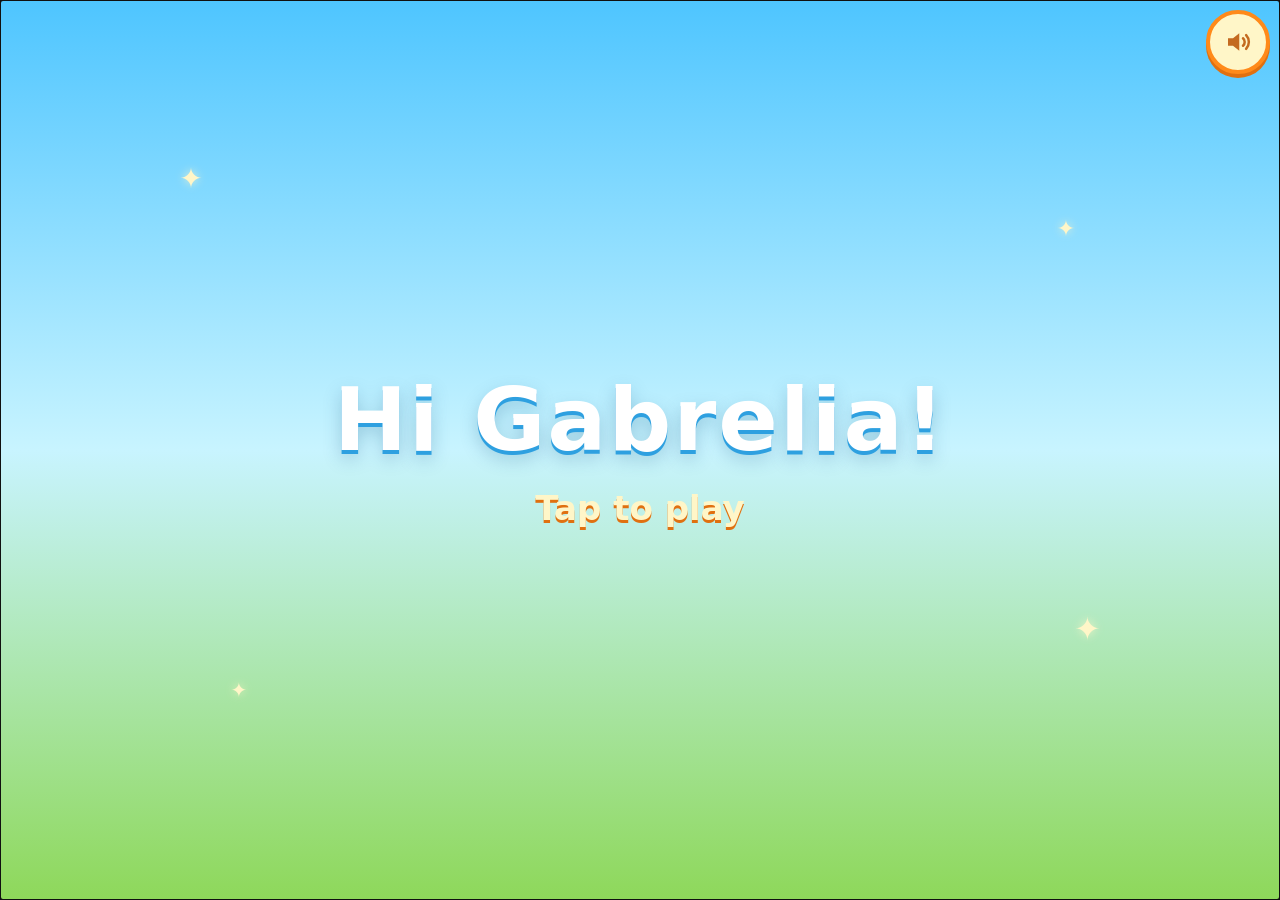
<file: index.html>
<!DOCTYPE html>
<html lang="en">
<head>
  <meta charset="utf-8">
  <meta name="viewport" content="width=device-width, initial-scale=1, maximum-scale=1, user-scalable=no, viewport-fit=cover">
  <meta name="apple-mobile-web-app-capable" content="yes">
  <meta name="mobile-web-app-capable" content="yes">
  <meta name="apple-mobile-web-app-status-bar-style" content="black-translucent">
  <meta name="theme-color" content="#4ec5ff">
  <meta name="description" content="Gabrelia's Games — bright tap games for little kids.">
  <title>Gabrelia's Games</title>
  <link rel="manifest" href="manifest.webmanifest">
  <link rel="stylesheet" href="css/hub.css">
  <link rel="stylesheet" href="css/controls.css">
  <link rel="icon" href="icon.svg" type="image/svg+xml">
  <link rel="apple-touch-icon" href="icon-192.png">
  <script>
    try { if (sessionStorage.getItem("gg-welcomed") === "1") document.documentElement.classList.add("seen"); } catch (e) {}
  </script>
</head>
<body>
  <button class="mute-btn" id="mute" type="button" aria-pressed="false" aria-label="Turn sound off">
    <svg viewBox="0 0 24 24" width="30" height="30" aria-hidden="true">
      <path fill="#c46a20" d="M4 9v6h4l5 4V5L8 9H4z"/>
      <path class="wav" fill="none" stroke="#c46a20" stroke-width="2" stroke-linecap="round" d="M16 9a4 4 0 0 1 0 6M18.5 6.5a8 8 0 0 1 0 11"/>
      <line class="slash" x1="4" y1="4" x2="20" y2="20" stroke="#d04040" stroke-width="2.6" stroke-linecap="round"/>
    </svg>
  </button>
  <div class="welcome" id="welcome" role="button" tabindex="0" aria-label="Hi Gabrelia! Tap to play">
    <span class="star s1" aria-hidden="true">✦</span>
    <span class="star s2" aria-hidden="true">✦</span>
    <span class="star s3" aria-hidden="true">✦</span>
    <span class="star s4" aria-hidden="true">✦</span>
    <p class="welcome-hi">Hi Gabrelia!</p>
    <p class="welcome-tap">Tap to play</p>
  </div>
  <main class="hub">
    <header class="hero">
      <h1>Gabrelia's Games</h1>
    </header>
    <nav class="grid" aria-label="Games">
      <a class="tile tile-bubble" href="games/bubble-zoo/index.html">
        <span class="bubbles" aria-hidden="true">
          <span class="bubble b1"></span>
          <span class="bubble b2"></span>
          <span class="bubble b3"></span>
        </span>
        <span class="tile-art" aria-hidden="true">🐼</span>
        <span class="tile-name">Bubble Zoo</span>
      </a>
      <a class="tile tile-snack" href="games/snack-time/index.html">
        <span class="crumbs" aria-hidden="true">
          <span class="crumb c1"></span>
          <span class="crumb c2"></span>
          <span class="crumb c3"></span>
        </span>
        <span class="tile-art" aria-hidden="true">🍌</span>
        <span class="tile-name">Snack Time</span>
      </a>
      <a class="tile tile-seek" href="games/hide-and-seek/index.html">
        <span class="peeks" aria-hidden="true">
          <span class="peek p1"></span>
          <span class="peek p2"></span>
        </span>
        <span class="tile-art" aria-hidden="true">🦁</span>
        <span class="tile-name">Hide and Seek</span>
      </a>
      <a class="tile tile-train" href="games/zoo-train/index.html">
        <span class="puffs" aria-hidden="true">
          <span class="puff f1"></span>
          <span class="puff f2"></span>
          <span class="puff f3"></span>
        </span>
        <span class="tile-art" aria-hidden="true">🚂</span>
        <span class="tile-name">Zoo Train</span>
      </a>
      <a class="tile tile-abc" href="games/abc-zoo/index.html">
        <span class="sparks" aria-hidden="true">
          <span class="spark k1"></span>
          <span class="spark k2"></span>
          <span class="spark k3"></span>
        </span>
        <span class="tile-art" aria-hidden="true">🔤</span>
        <span class="tile-name">ABC Zoo</span>
      </a>
      <a class="tile tile-count" href="games/zoo-count/index.html">
        <span class="stars-tile" aria-hidden="true">
          <span class="star-t st1"></span>
          <span class="star-t st2"></span>
          <span class="star-t st3"></span>
        </span>
        <span class="tile-art" aria-hidden="true">🔢</span>
        <span class="tile-name">Zoo Count</span>
      </a>
      <a class="tile tile-letterpop" href="games/letter-pop/index.html">
        <span class="letter-bubbles" aria-hidden="true">
          <span class="lb lb1"></span>
          <span class="lb lb2"></span>
          <span class="lb lb3"></span>
        </span>
        <span class="tile-art" aria-hidden="true">🎈</span>
        <span class="tile-name">Letter Pop</span>
      </a>
      <a class="tile tile-whichbox" href="games/which-box/index.html">
        <span class="box-ribbons" aria-hidden="true">
          <span class="ribbon r1"></span>
          <span class="ribbon r2"></span>
          <span class="ribbon r3"></span>
        </span>
        <span class="tile-art" aria-hidden="true">🎁</span>
        <span class="tile-name">Which Box</span>
      </a>
      <a class="tile tile-colormix" href="games/color-mix/index.html">
        <span class="paint-drops" aria-hidden="true">
          <span class="drop d1"></span>
          <span class="drop d2"></span>
          <span class="drop d3"></span>
        </span>
        <span class="tile-art" aria-hidden="true">🎨</span>
        <span class="tile-name">Color Mix</span>
      </a>
    </nav>
    <footer class="parents">
      <p>No ads &middot; No accounts &middot; Plays offline</p>
    </footer>
  </main>
  <script src="js/audio.js"></script>
  <script src="js/shell.js"></script>
  <script>
    GGShell.wireControls();
    (function () {
      var gate = document.getElementById("welcome");

      function start() {
        GGAudio.unlock();
        GGAudio.welcome();
      }

      function dismiss(e) {
        if (e) {
          e.preventDefault();
          e.stopPropagation();
        }
        start();
        try { sessionStorage.setItem("gg-welcomed", "1"); } catch (err) {}
        document.documentElement.classList.add("seen");
        if (!gate) return;
        gate.classList.add("go");
        var el = gate;
        gate = null;
        setTimeout(function () {
          if (el.parentNode) el.parentNode.removeChild(el);
        }, 480);
      }

      if (document.documentElement.classList.contains("seen")) {
        if (gate && gate.parentNode) gate.parentNode.removeChild(gate);
        gate = null;
        document.addEventListener("pointerdown", function () { start(); }, true);
      } else if (gate) {
        gate.addEventListener("pointerdown", dismiss);
        gate.addEventListener("keydown", function (e) {
          if (e.key === "Enter" || e.key === " ") dismiss(e);
        });
        try { gate.focus(); } catch (err) {}
      }

      var muteBtn = document.getElementById("mute");
      if (muteBtn) {
        muteBtn.addEventListener("click", function () {
          if (!GGAudio.isMuted()) start();
        });
      }
    })();
    if ("serviceWorker" in navigator) {
      window.addEventListener("load", function () {
        navigator.serviceWorker.register("sw.js").catch(function () {});
      });
    }
  </script>
</body>
</html>
</file>
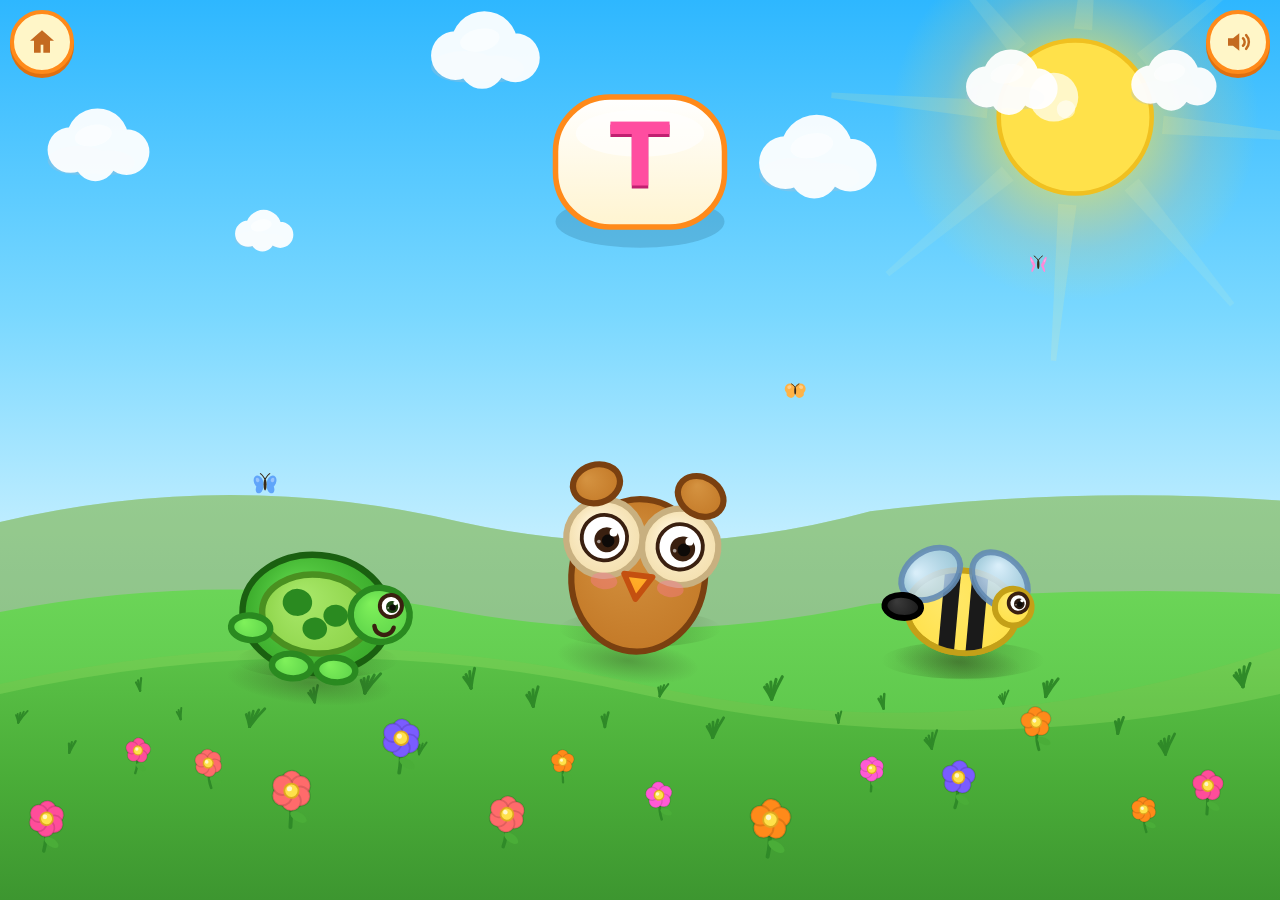
<file: games/abc-zoo/index.html>
<!DOCTYPE html>
<html lang="en">
<head>
  <meta charset="utf-8">
  <meta name="viewport" content="width=device-width, initial-scale=1, maximum-scale=1, user-scalable=no, viewport-fit=cover">
  <meta name="apple-mobile-web-app-capable" content="yes">
  <meta name="mobile-web-app-capable" content="yes">
  <meta name="apple-mobile-web-app-status-bar-style" content="black-translucent">
  <meta name="theme-color" content="#4ec5ff">
  <meta name="description" content="ABC Zoo — explore letters and animal friends. A joyful learning game for little kids.">
  <title>ABC Zoo</title>
  <link rel="manifest" href="../../manifest.webmanifest">
  <link rel="stylesheet" href="../../css/game.css">
  <link rel="stylesheet" href="../../css/controls.css">
  <link rel="icon" href="../../icon.svg" type="image/svg+xml">
  <link rel="apple-touch-icon" href="../../icon-192.png">
</head>
<body>
  <a class="home-btn" href="../../index.html" aria-label="Gabrelia's Games home">
    <svg viewBox="0 0 24 24" width="32" height="32" aria-hidden="true">
      <path fill="#c46a20" d="M12 3.2 3 11h3v9h5v-6h2v6h5v-9h3L12 3.2z"/>
    </svg>
  </a>
  <button class="mute-btn" id="mute" type="button" aria-pressed="false" aria-label="Turn sound on or off">
    <svg viewBox="0 0 24 24" width="30" height="30" aria-hidden="true">
      <path fill="#c46a20" d="M4 9v6h4l5 4V5L8 9H4z"/>
      <path class="wav" fill="none" stroke="#c46a20" stroke-width="2" stroke-linecap="round" d="M16 9a4 4 0 0 1 0 6M18.5 6.5a8 8 0 0 1 0 11"/>
      <line class="slash" x1="4" y1="4" x2="20" y2="20" stroke="#d04040" stroke-width="2.6" stroke-linecap="round"/>
    </svg>
  </button>
  <canvas id="game" aria-label="ABC Zoo game"></canvas>
  <script src="../../js/audio.js"></script>
  <script src="js/animals.js"></script>
  <script src="../../js/shell.js"></script>
  <script src="../../js/scene.js"></script>
  <script src="js/game.js"></script>
  <script>
    if ("serviceWorker" in navigator) {
      window.addEventListener("load", function () {
        navigator.serviceWorker.register("../../sw.js").catch(function () {});
      });
    }
  </script>
</body>
</html>
</file>
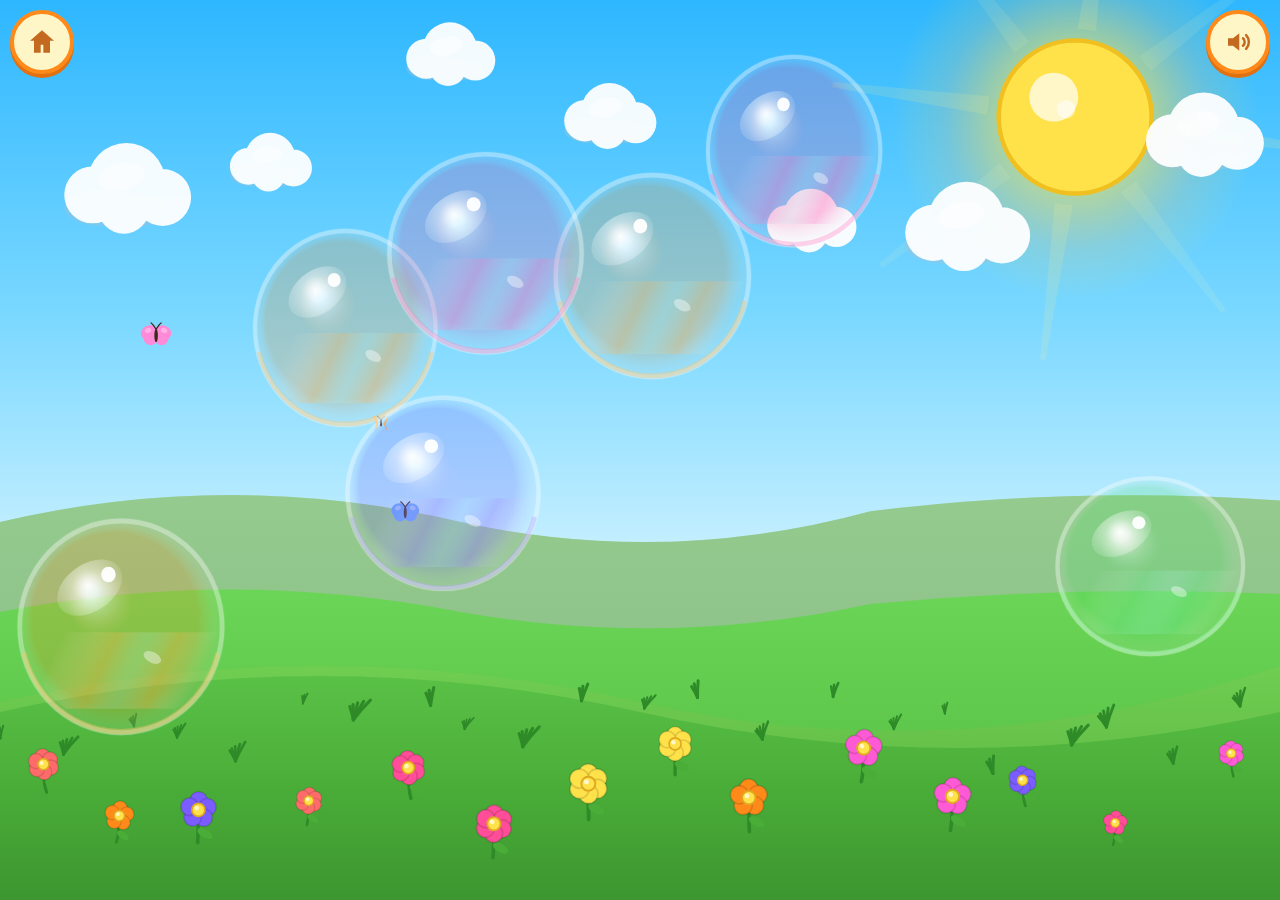
<file: games/bubble-zoo/index.html>
<!DOCTYPE html>
<html lang="en">
<head>
  <meta charset="utf-8">
  <meta name="viewport" content="width=device-width, initial-scale=1, maximum-scale=1, user-scalable=no, viewport-fit=cover">
  <meta name="apple-mobile-web-app-capable" content="yes">
  <meta name="mobile-web-app-capable" content="yes">
  <meta name="apple-mobile-web-app-status-bar-style" content="black-translucent">
  <meta name="theme-color" content="#4ec5ff">
  <meta name="description" content="Bubble Zoo — tap bubbles, meet animals. A quiet, joyful game for little kids.">
  <title>Bubble Zoo</title>
  <link rel="manifest" href="../../manifest.webmanifest">
  <link rel="stylesheet" href="../../css/game.css">
  <link rel="stylesheet" href="../../css/controls.css">
  <link rel="icon" href="../../icon.svg" type="image/svg+xml">
  <link rel="apple-touch-icon" href="../../icon-192.png">
</head>
<body>
  <a class="home-btn" href="../../index.html" aria-label="Gabrelia's Games home">
    <svg viewBox="0 0 24 24" width="32" height="32" aria-hidden="true">
      <path fill="#c46a20" d="M12 3.2 3 11h3v9h5v-6h2v6h5v-9h3L12 3.2z"/>
    </svg>
  </a>
  <button class="mute-btn" id="mute" type="button" aria-pressed="false" aria-label="Turn sound on or off">
    <svg viewBox="0 0 24 24" width="30" height="30" aria-hidden="true">
      <path fill="#c46a20" d="M4 9v6h4l5 4V5L8 9H4z"/>
      <path class="wav" fill="none" stroke="#c46a20" stroke-width="2" stroke-linecap="round" d="M16 9a4 4 0 0 1 0 6M18.5 6.5a8 8 0 0 1 0 11"/>
      <line class="slash" x1="4" y1="4" x2="20" y2="20" stroke="#d04040" stroke-width="2.6" stroke-linecap="round"/>
    </svg>
  </button>
  <canvas id="game" aria-label="Bubble Zoo game"></canvas>
  <script src="../../js/audio.js"></script>
  <script src="../../js/animals.js"></script>
  <script src="../../js/shell.js"></script>
  <script src="../../js/scene.js"></script>
  <script src="js/game.js"></script>
  <script>
    if ("serviceWorker" in navigator) {
      window.addEventListener("load", function () {
        navigator.serviceWorker.register("../../sw.js").catch(function () {});
      });
    }
  </script>
</body>
</html>
</file>
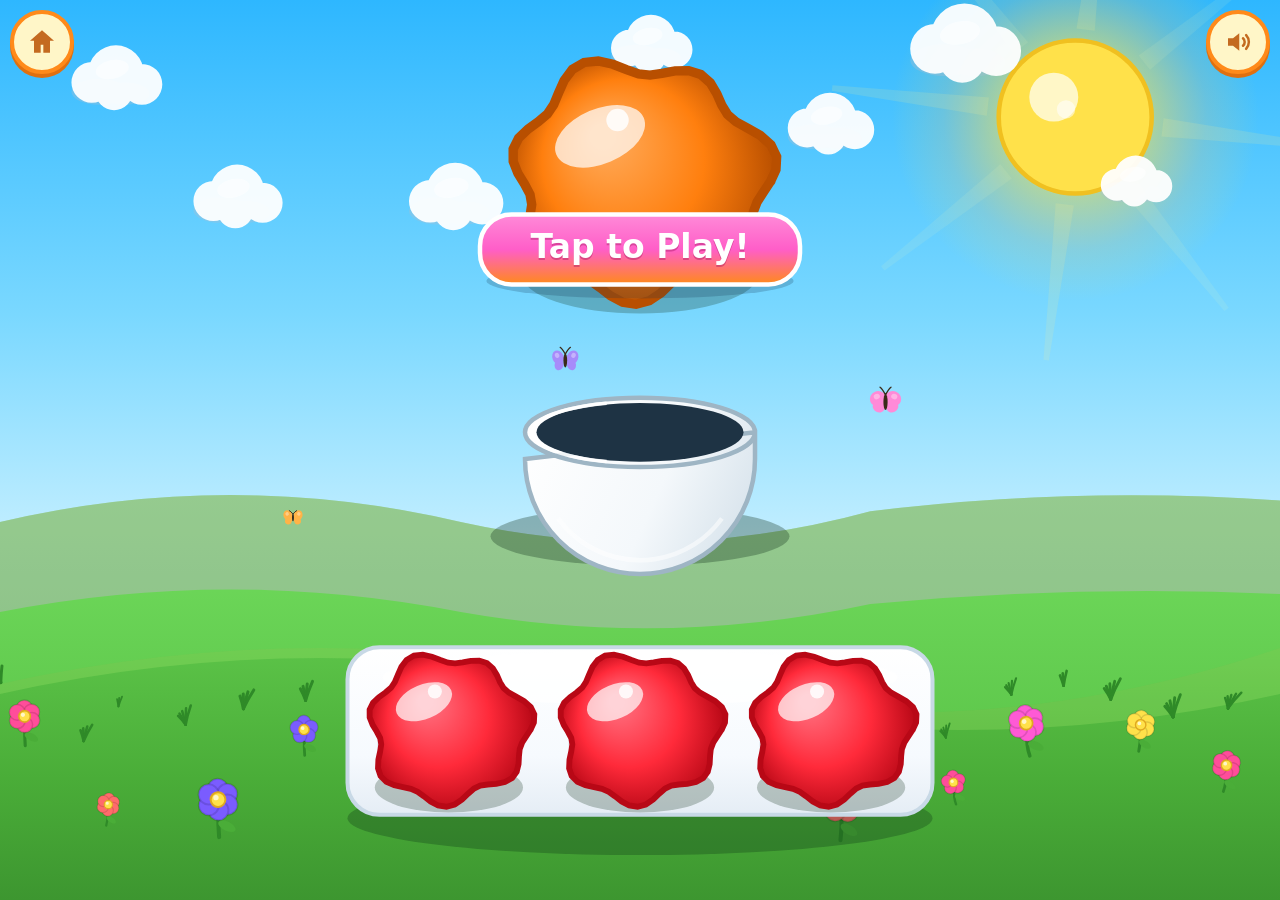
<file: games/color-mix/index.html>
<!DOCTYPE html>
<html lang="en">
<head>
  <meta charset="utf-8">
  <meta name="viewport" content="width=device-width, initial-scale=1, maximum-scale=1, user-scalable=no, viewport-fit=cover">
  <meta name="apple-mobile-web-app-capable" content="yes">
  <meta name="mobile-web-app-capable" content="yes">
  <meta name="apple-mobile-web-app-status-bar-style" content="black-translucent">
  <meta name="theme-color" content="#4ec5ff">
  <meta name="description" content="Color Mix — mix bright paint colors in the garden bowl! A joyful color mixing game for little kids.">
  <title>Color Mix</title>
  <link rel="manifest" href="../../manifest.webmanifest">
  <link rel="stylesheet" href="../../css/game.css">
  <link rel="stylesheet" href="../../css/controls.css">
  <link rel="icon" href="../../icon.svg" type="image/svg+xml">
  <link rel="apple-touch-icon" href="../../icon-192.png">
</head>
<body>
  <a class="home-btn" href="../../index.html" aria-label="Gabrelia's Games home">
    <svg viewBox="0 0 24 24" width="32" height="32" aria-hidden="true">
      <path fill="#c46a20" d="M12 3.2 3 11h3v9h5v-6h2v6h5v-9h3L12 3.2z"/>
    </svg>
  </a>
  <button class="mute-btn" id="mute" type="button" aria-pressed="false" aria-label="Turn sound on or off">
    <svg viewBox="0 0 24 24" width="30" height="30" aria-hidden="true">
      <path fill="#c46a20" d="M4 9v6h4l5 4V5L8 9H4z"/>
      <path class="wav" fill="none" stroke="#c46a20" stroke-width="2" stroke-linecap="round" d="M16 9a4 4 0 0 1 0 6M18.5 6.5a8 8 0 0 1 0 11"/>
      <line class="slash" x1="4" y1="4" x2="20" y2="20" stroke="#d04040" stroke-width="2.6" stroke-linecap="round"/>
    </svg>
  </button>
  <canvas id="game" aria-label="Color Mix game"></canvas>
  <script src="../../js/audio.js"></script>
  <script src="../../js/shell.js"></script>
  <script src="../../js/scene.js"></script>
  <script src="js/game.js"></script>
  <script>
    if ("serviceWorker" in navigator) {
      window.addEventListener("load", function () {
        navigator.serviceWorker.register("../../sw.js").catch(function () {});
      });
    }
  </script>
</body>
</html>
</file>
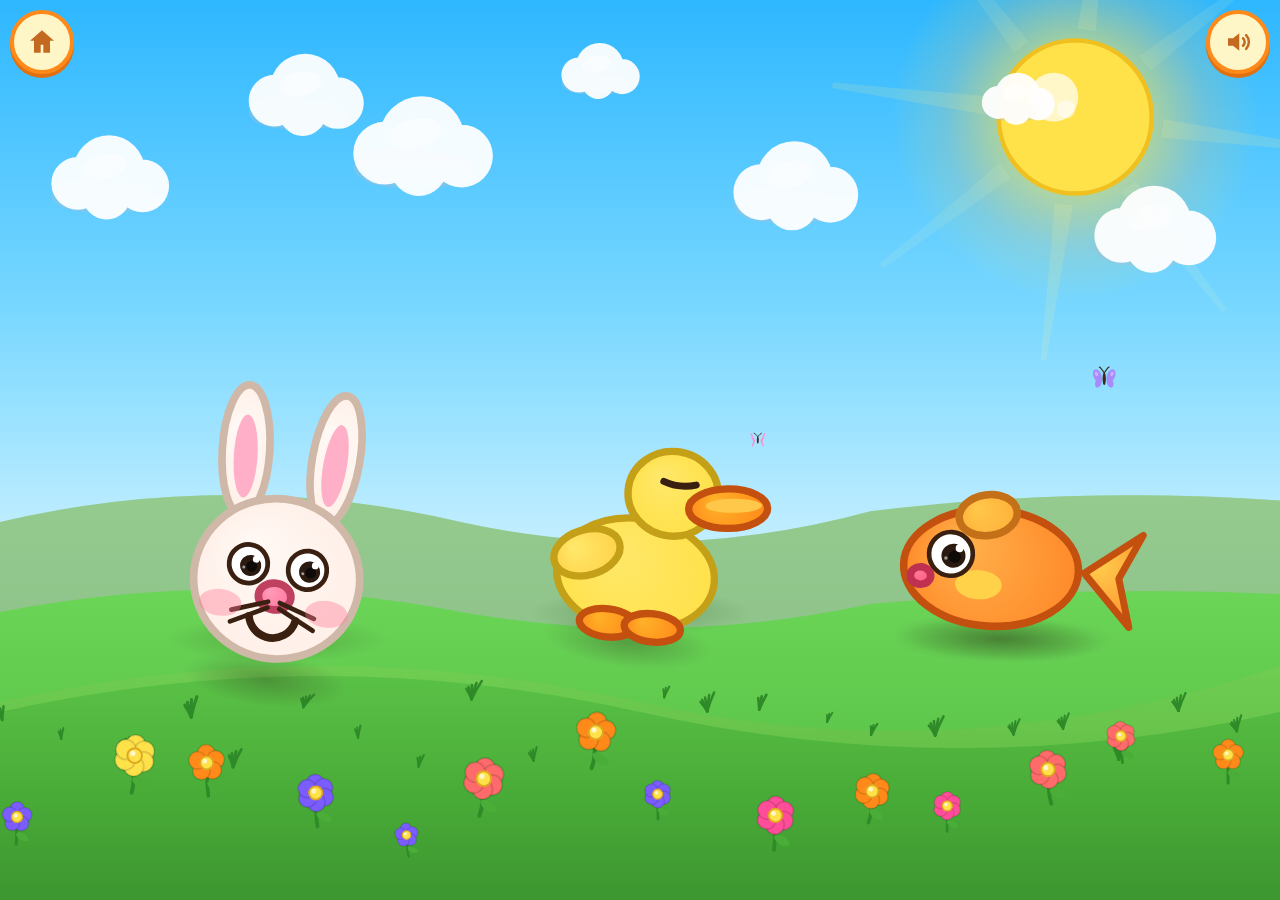
<file: games/hide-and-seek/index.html>
<!DOCTYPE html>
<html lang="en">
<head>
  <meta charset="utf-8">
  <meta name="viewport" content="width=device-width, initial-scale=1, maximum-scale=1, user-scalable=no, viewport-fit=cover">
  <meta name="apple-mobile-web-app-capable" content="yes">
  <meta name="mobile-web-app-capable" content="yes">
  <meta name="apple-mobile-web-app-status-bar-style" content="black-translucent">
  <meta name="theme-color" content="#4ec5ff">
  <meta name="description" content="Hide and Seek — find the animal you hear. A quiet, joyful game for little kids.">
  <title>Hide and Seek</title>
  <link rel="manifest" href="../../manifest.webmanifest">
  <link rel="stylesheet" href="../../css/game.css">
  <link rel="stylesheet" href="../../css/controls.css">
  <link rel="icon" href="../../icon.svg" type="image/svg+xml">
  <link rel="apple-touch-icon" href="../../icon-192.png">
</head>
<body>
  <a class="home-btn" href="../../index.html" aria-label="Gabrelia's Games home">
    <svg viewBox="0 0 24 24" width="32" height="32" aria-hidden="true">
      <path fill="#c46a20" d="M12 3.2 3 11h3v9h5v-6h2v6h5v-9h3L12 3.2z"/>
    </svg>
  </a>
  <button class="mute-btn" id="mute" type="button" aria-pressed="false" aria-label="Turn sound on or off">
    <svg viewBox="0 0 24 24" width="30" height="30" aria-hidden="true">
      <path fill="#c46a20" d="M4 9v6h4l5 4V5L8 9H4z"/>
      <path class="wav" fill="none" stroke="#c46a20" stroke-width="2" stroke-linecap="round" d="M16 9a4 4 0 0 1 0 6M18.5 6.5a8 8 0 0 1 0 11"/>
      <line class="slash" x1="4" y1="4" x2="20" y2="20" stroke="#d04040" stroke-width="2.6" stroke-linecap="round"/>
    </svg>
  </button>
  <canvas id="game" aria-label="Hide and Seek game"></canvas>
  <script src="../../js/audio.js"></script>
  <script src="../../js/animals.js"></script>
  <script src="../../js/shell.js"></script>
  <script src="../../js/scene.js"></script>
  <script src="js/game.js"></script>
  <script>
    if ("serviceWorker" in navigator) {
      window.addEventListener("load", function () {
        navigator.serviceWorker.register("../../sw.js").catch(function () {});
      });
    }
  </script>
</body>
</html>
</file>
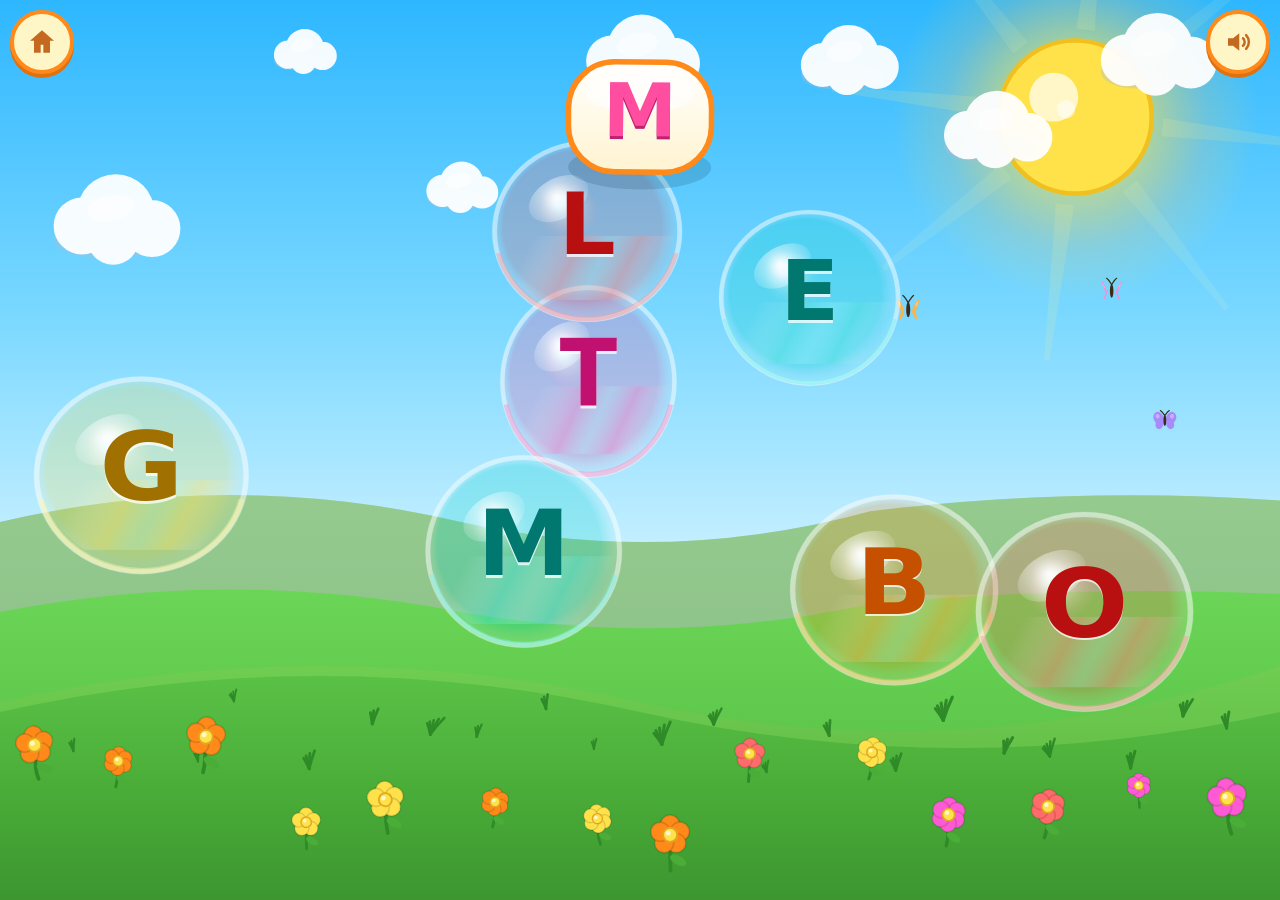
<file: games/letter-pop/index.html>
<!DOCTYPE html>
<html lang="en">
<head>
  <meta charset="utf-8">
  <meta name="viewport" content="width=device-width, initial-scale=1, maximum-scale=1, user-scalable=no, viewport-fit=cover">
  <meta name="apple-mobile-web-app-capable" content="yes">
  <meta name="mobile-web-app-capable" content="yes">
  <meta name="apple-mobile-web-app-status-bar-style" content="black-translucent">
  <meta name="theme-color" content="#4ec5ff">
  <meta name="description" content="Letter Pop — pop letter bubbles and reveal animal friends. A joyful learning game for little kids.">
  <title>Letter Pop</title>
  <link rel="manifest" href="../../manifest.webmanifest">
  <link rel="stylesheet" href="../../css/game.css">
  <link rel="stylesheet" href="../../css/controls.css">
  <link rel="icon" href="../../icon.svg" type="image/svg+xml">
  <link rel="apple-touch-icon" href="../../icon-192.png">
</head>
<body>
  <a class="home-btn" href="../../index.html" aria-label="Gabrelia's Games home">
    <svg viewBox="0 0 24 24" width="32" height="32" aria-hidden="true">
      <path fill="#c46a20" d="M12 3.2 3 11h3v9h5v-6h2v6h5v-9h3L12 3.2z"/>
    </svg>
  </a>
  <button class="mute-btn" id="mute" type="button" aria-pressed="false" aria-label="Turn sound on or off">
    <svg viewBox="0 0 24 24" width="30" height="30" aria-hidden="true">
      <path fill="#c46a20" d="M4 9v6h4l5 4V5L8 9H4z"/>
      <path class="wav" fill="none" stroke="#c46a20" stroke-width="2" stroke-linecap="round" d="M16 9a4 4 0 0 1 0 6M18.5 6.5a8 8 0 0 1 0 11"/>
      <line class="slash" x1="4" y1="4" x2="20" y2="20" stroke="#d04040" stroke-width="2.6" stroke-linecap="round"/>
    </svg>
  </button>
  <canvas id="game" aria-label="Letter Pop game"></canvas>
  <script src="../../js/audio.js"></script>
  <script src="js/animals.js"></script>
  <script src="../../js/shell.js"></script>
  <script src="../../js/scene.js"></script>
  <script src="js/game.js"></script>
  <script>
    if ("serviceWorker" in navigator) {
      window.addEventListener("load", function () {
        navigator.serviceWorker.register("../../sw.js").catch(function () {});
      });
    }
  </script>
</body>
</html>
</file>
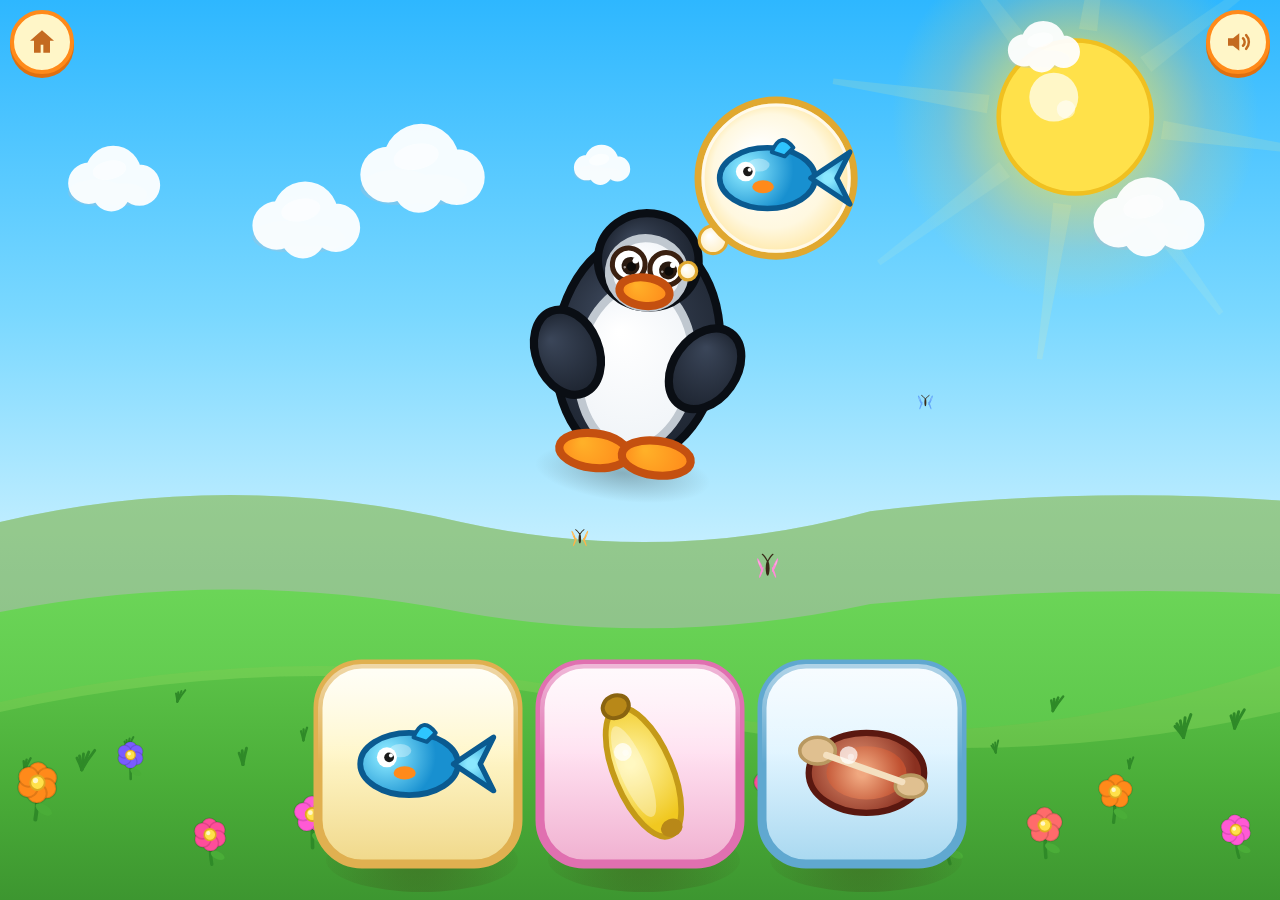
<file: games/snack-time/index.html>
<!DOCTYPE html>
<html lang="en">
<head>
  <meta charset="utf-8">
  <meta name="viewport" content="width=device-width, initial-scale=1, maximum-scale=1, user-scalable=no, viewport-fit=cover">
  <meta name="apple-mobile-web-app-capable" content="yes">
  <meta name="mobile-web-app-capable" content="yes">
  <meta name="apple-mobile-web-app-status-bar-style" content="black-translucent">
  <meta name="theme-color" content="#4ec5ff">
  <meta name="description" content="Snack Time — feed the hungry animals. A quiet, joyful game for little kids.">
  <title>Snack Time</title>
  <link rel="manifest" href="../../manifest.webmanifest">
  <link rel="stylesheet" href="../../css/game.css">
  <link rel="stylesheet" href="../../css/controls.css">
  <link rel="icon" href="../../icon.svg" type="image/svg+xml">
  <link rel="apple-touch-icon" href="../../icon-192.png">
</head>
<body>
  <a class="home-btn" href="../../index.html" aria-label="Gabrelia's Games home">
    <svg viewBox="0 0 24 24" width="32" height="32" aria-hidden="true">
      <path fill="#c46a20" d="M12 3.2 3 11h3v9h5v-6h2v6h5v-9h3L12 3.2z"/>
    </svg>
  </a>
  <button class="mute-btn" id="mute" type="button" aria-pressed="false" aria-label="Turn sound on or off">
    <svg viewBox="0 0 24 24" width="30" height="30" aria-hidden="true">
      <path fill="#c46a20" d="M4 9v6h4l5 4V5L8 9H4z"/>
      <path class="wav" fill="none" stroke="#c46a20" stroke-width="2" stroke-linecap="round" d="M16 9a4 4 0 0 1 0 6M18.5 6.5a8 8 0 0 1 0 11"/>
      <line class="slash" x1="4" y1="4" x2="20" y2="20" stroke="#d04040" stroke-width="2.6" stroke-linecap="round"/>
    </svg>
  </button>
  <canvas id="game" aria-label="Snack Time game"></canvas>
  <script src="../../js/audio.js"></script>
  <script src="../../js/animals.js"></script>
  <script src="../../js/shell.js"></script>
  <script src="../../js/scene.js"></script>
  <script src="js/foods.js"></script>
  <script src="js/game.js"></script>
  <script>
    if ("serviceWorker" in navigator) {
      window.addEventListener("load", function () {
        navigator.serviceWorker.register("../../sw.js").catch(function () {});
      });
    }
  </script>
</body>
</html>
</file>
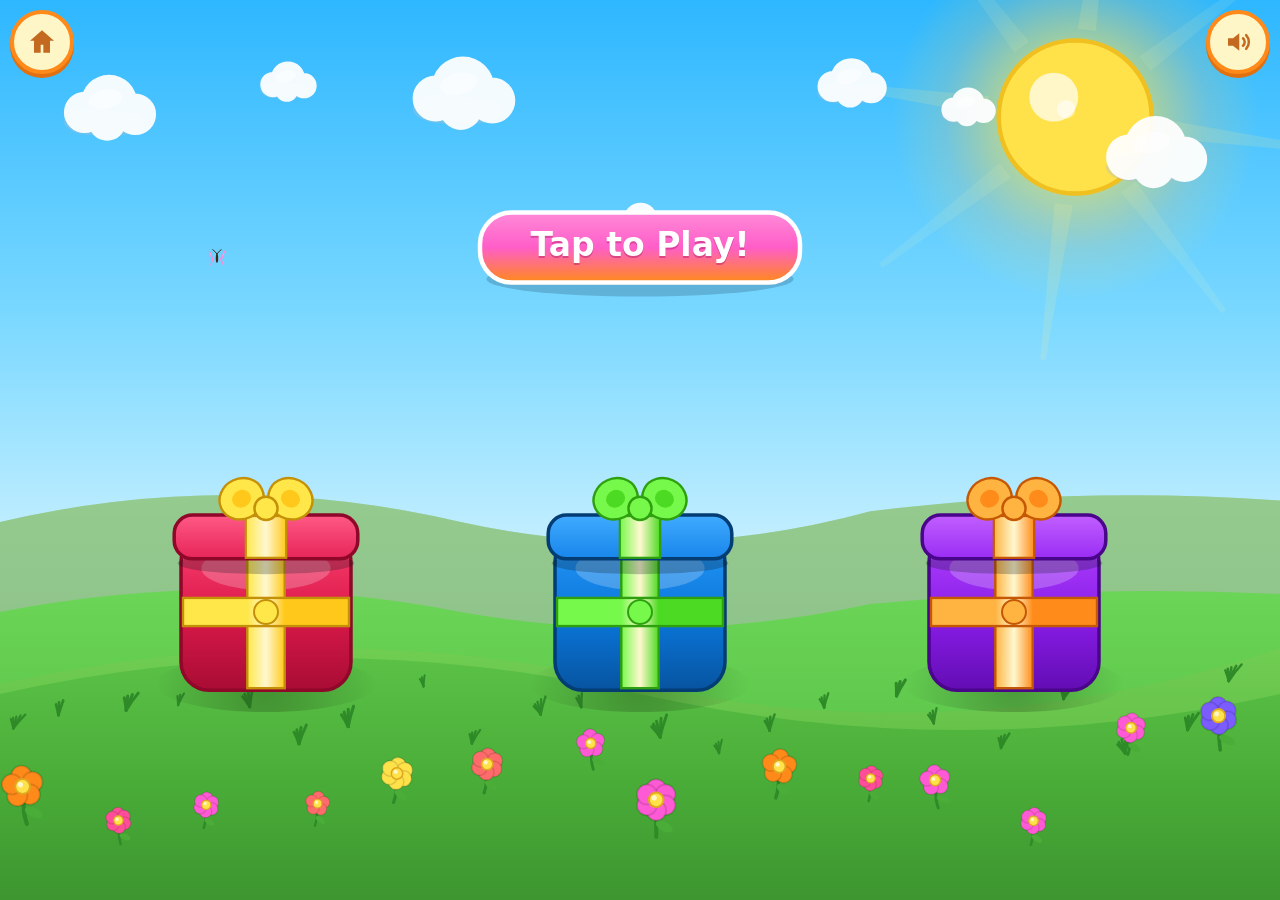
<file: games/which-box/index.html>
<!DOCTYPE html>
<html lang="en">
<head>
  <meta charset="utf-8">
  <meta name="viewport" content="width=device-width, initial-scale=1, maximum-scale=1, user-scalable=no, viewport-fit=cover">
  <meta name="apple-mobile-web-app-capable" content="yes">
  <meta name="mobile-web-app-capable" content="yes">
  <meta name="apple-mobile-web-app-status-bar-style" content="black-translucent">
  <meta name="theme-color" content="#4ec5ff">
  <meta name="description" content="Which Box — watch animals hop into gift boxes and guess which box they're in! A joyful memory game for little kids.">
  <title>Which Box</title>
  <link rel="manifest" href="../../manifest.webmanifest">
  <link rel="stylesheet" href="../../css/game.css">
  <link rel="stylesheet" href="../../css/controls.css">
  <link rel="icon" href="../../icon.svg" type="image/svg+xml">
  <link rel="apple-touch-icon" href="../../icon-192.png">
</head>
<body>
  <a class="home-btn" href="../../index.html" aria-label="Gabrelia's Games home">
    <svg viewBox="0 0 24 24" width="32" height="32" aria-hidden="true">
      <path fill="#c46a20" d="M12 3.2 3 11h3v9h5v-6h2v6h5v-9h3L12 3.2z"/>
    </svg>
  </a>
  <button class="mute-btn" id="mute" type="button" aria-pressed="false" aria-label="Turn sound on or off">
    <svg viewBox="0 0 24 24" width="30" height="30" aria-hidden="true">
      <path fill="#c46a20" d="M4 9v6h4l5 4V5L8 9H4z"/>
      <path class="wav" fill="none" stroke="#c46a20" stroke-width="2" stroke-linecap="round" d="M16 9a4 4 0 0 1 0 6M18.5 6.5a8 8 0 0 1 0 11"/>
      <line class="slash" x1="4" y1="4" x2="20" y2="20" stroke="#d04040" stroke-width="2.6" stroke-linecap="round"/>
    </svg>
  </button>
  <canvas id="game" aria-label="Which Box game"></canvas>
  <script src="../../js/audio.js"></script>
  <script src="js/animals.js"></script>
  <script src="../../js/shell.js"></script>
  <script src="../../js/scene.js"></script>
  <script src="js/game.js"></script>
  <script>
    if ("serviceWorker" in navigator) {
      window.addEventListener("load", function () {
        navigator.serviceWorker.register("../../sw.js").catch(function () {});
      });
    }
  </script>
</body>
</html>
</file>
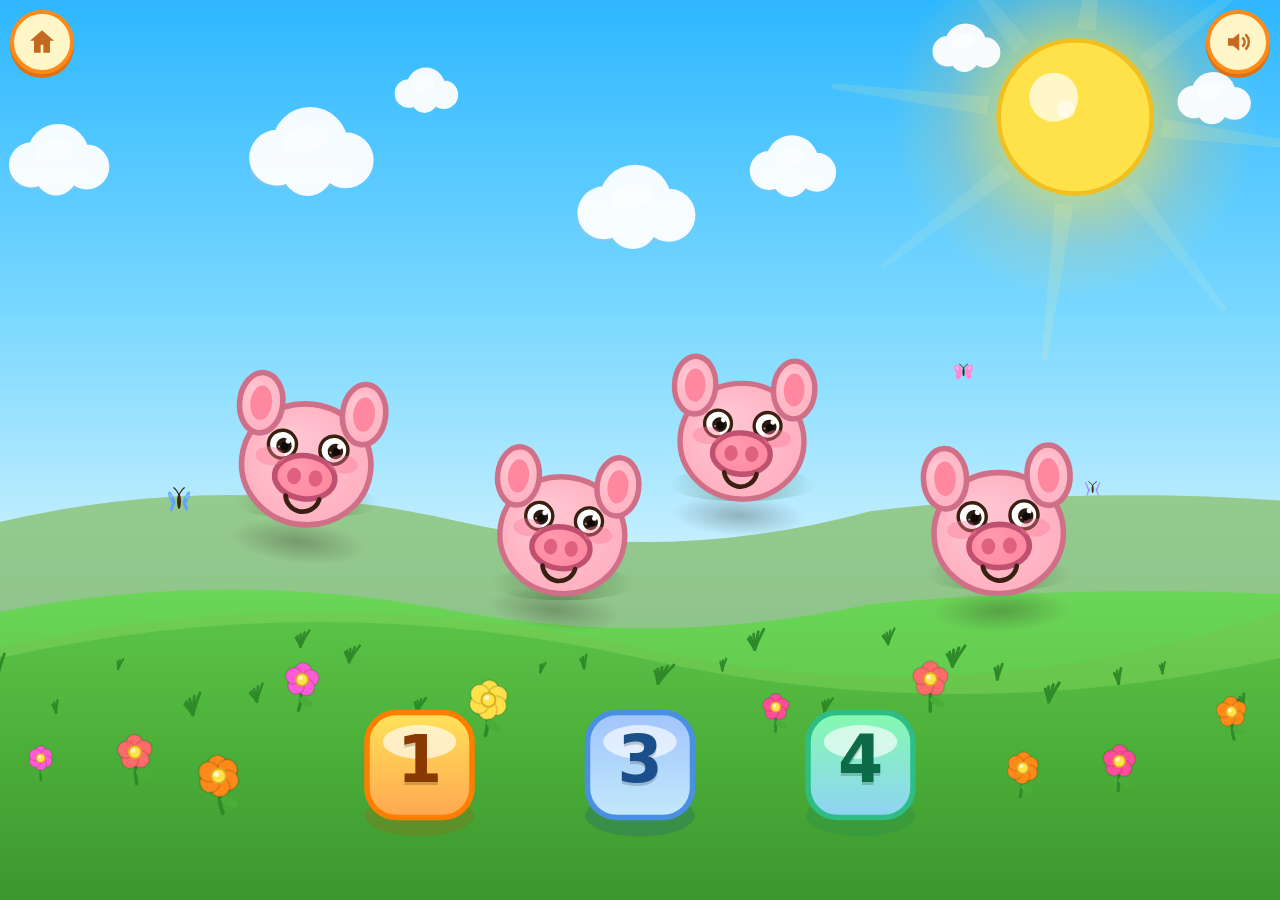
<file: games/zoo-count/index.html>
<!DOCTYPE html>
<html lang="en">
<head>
  <meta charset="utf-8">
  <meta name="viewport" content="width=device-width, initial-scale=1, maximum-scale=1, user-scalable=no, viewport-fit=cover">
  <meta name="apple-mobile-web-app-capable" content="yes">
  <meta name="mobile-web-app-capable" content="yes">
  <meta name="apple-mobile-web-app-status-bar-style" content="black-translucent">
  <meta name="theme-color" content="#4ec5ff">
  <meta name="description" content="Zoo Count — count friendly animals on the grass. A joyful counting game for little kids.">
  <title>Zoo Count</title>
  <link rel="manifest" href="../../manifest.webmanifest">
  <link rel="stylesheet" href="../../css/game.css">
  <link rel="stylesheet" href="../../css/controls.css">
  <link rel="icon" href="../../icon.svg" type="image/svg+xml">
  <link rel="apple-touch-icon" href="../../icon-192.png">
</head>
<body>
  <a class="home-btn" href="../../index.html" aria-label="Gabrelia's Games home">
    <svg viewBox="0 0 24 24" width="32" height="32" aria-hidden="true">
      <path fill="#c46a20" d="M12 3.2 3 11h3v9h5v-6h2v6h5v-9h3L12 3.2z"/>
    </svg>
  </a>
  <button class="mute-btn" id="mute" type="button" aria-pressed="false" aria-label="Turn sound on or off">
    <svg viewBox="0 0 24 24" width="30" height="30" aria-hidden="true">
      <path fill="#c46a20" d="M4 9v6h4l5 4V5L8 9H4z"/>
      <path class="wav" fill="none" stroke="#c46a20" stroke-width="2" stroke-linecap="round" d="M16 9a4 4 0 0 1 0 6M18.5 6.5a8 8 0 0 1 0 11"/>
      <line class="slash" x1="4" y1="4" x2="20" y2="20" stroke="#d04040" stroke-width="2.6" stroke-linecap="round"/>
    </svg>
  </button>
  <canvas id="game" aria-label="Zoo Count game"></canvas>
  <script src="../../js/audio.js"></script>
  <script src="js/animals.js"></script>
  <script src="../../js/shell.js"></script>
  <script src="../../js/scene.js"></script>
  <script src="js/game.js"></script>
  <script>
    if ("serviceWorker" in navigator) {
      window.addEventListener("load", function () {
        navigator.serviceWorker.register("../../sw.js").catch(function () {});
      });
    }
  </script>
</body>
</html>
</file>
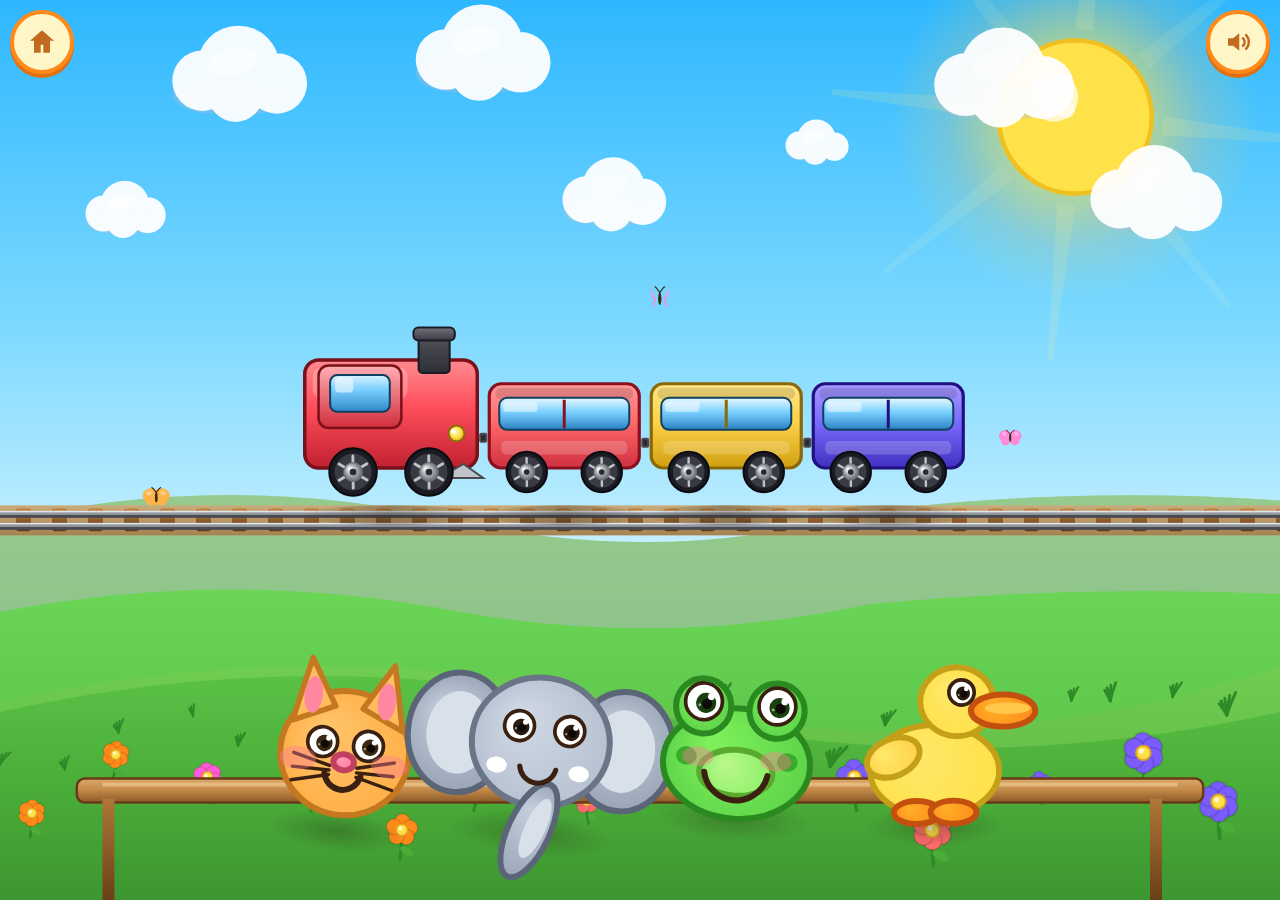
<file: games/zoo-train/index.html>
<!DOCTYPE html>
<html lang="en">
<head>
  <meta charset="utf-8">
  <meta name="viewport" content="width=device-width, initial-scale=1, maximum-scale=1, user-scalable=no, viewport-fit=cover">
  <meta name="apple-mobile-web-app-capable" content="yes">
  <meta name="mobile-web-app-capable" content="yes">
  <meta name="apple-mobile-web-app-status-bar-style" content="black-translucent">
  <meta name="theme-color" content="#4ec5ff">
  <meta name="description" content="Zoo Train — hop animals onto the train. A quiet, joyful game for little kids.">
  <title>Zoo Train</title>
  <link rel="manifest" href="../../manifest.webmanifest">
  <link rel="stylesheet" href="../../css/game.css">
  <link rel="stylesheet" href="../../css/controls.css">
  <link rel="icon" href="../../icon.svg" type="image/svg+xml">
  <link rel="apple-touch-icon" href="../../icon-192.png">
</head>
<body>
  <a class="home-btn" href="../../index.html" aria-label="Gabrelia's Games home">
    <svg viewBox="0 0 24 24" width="32" height="32" aria-hidden="true">
      <path fill="#c46a20" d="M12 3.2 3 11h3v9h5v-6h2v6h5v-9h3L12 3.2z"/>
    </svg>
  </a>
  <button class="mute-btn" id="mute" type="button" aria-pressed="false" aria-label="Turn sound on or off">
    <svg viewBox="0 0 24 24" width="30" height="30" aria-hidden="true">
      <path fill="#c46a20" d="M4 9v6h4l5 4V5L8 9H4z"/>
      <path class="wav" fill="none" stroke="#c46a20" stroke-width="2" stroke-linecap="round" d="M16 9a4 4 0 0 1 0 6M18.5 6.5a8 8 0 0 1 0 11"/>
      <line class="slash" x1="4" y1="4" x2="20" y2="20" stroke="#d04040" stroke-width="2.6" stroke-linecap="round"/>
    </svg>
  </button>
  <canvas id="game" aria-label="Zoo Train game"></canvas>
  <script src="../../js/audio.js"></script>
  <script src="../../js/animals.js"></script>
  <script src="../../js/shell.js"></script>
  <script src="../../js/scene.js"></script>
  <script src="js/game.js"></script>
  <script>
    if ("serviceWorker" in navigator) {
      window.addEventListener("load", function () {
        navigator.serviceWorker.register("../../sw.js").catch(function () {});
      });
    }
  </script>
</body>
</html>
</file>
<file: css/hub.css>
/* Gabrelia's Games hub — bright, tablet-first, Fire HD / Silk */

html, body {
  margin: 0;
  padding: 0;
  width: 100%;
  min-height: 100%;
  background: linear-gradient(180deg, #4ec5ff 0%, #b8f0ff 50%, #9be36a 100%);
  -webkit-touch-callout: none;
  -webkit-user-select: none;
  user-select: none;
  -webkit-tap-highlight-color: transparent;
}

body {
  min-height: 100vh;
  min-height: 100dvh;
  font-family: "Avenir Next", "Segoe UI", system-ui, sans-serif;
}

.hub {
  box-sizing: border-box;
  min-height: 100vh;
  min-height: 100dvh;
  padding: max(20px, env(safe-area-inset-top)) max(20px, env(safe-area-inset-right)) max(28px, env(safe-area-inset-bottom)) max(20px, env(safe-area-inset-left));
  display: flex;
  flex-direction: column;
  align-items: center;
}

.hero {
  box-sizing: border-box;
  width: 100%;
  max-width: 980px;
  text-align: center;
  /* Side room so the sound button never lands on the title. */
  padding: 12px 76px 20px;
}

.hero h1 {
  margin: 0;
  font-size: clamp(42px, 9vw, 80px);
  line-height: 1.05;
  letter-spacing: 0.02em;
  color: #fff;
  text-shadow:
    0 4px 0 #2ea0e0,
    0 8px 18px rgba(20, 80, 120, 0.25);
}

.grid {
  width: 100%;
  max-width: 980px;
  /* Fill what the hero and footer leave, and sit the tiles in the middle of
     it: a tablet screen is much taller than four tiles. */
  flex: 1 1 auto;
  min-height: 0;
  display: grid;
  grid-template-columns: repeat(auto-fill, minmax(220px, 1fr));
  gap: 22px;
  align-content: center;
}

.tile {
  position: relative;
  box-sizing: border-box;
  min-height: 200px;
  min-width: 160px;
  padding: 20px 16px 18px;
  border-radius: 36px;
  display: flex;
  flex-direction: column;
  align-items: center;
  justify-content: center;
  gap: 8px;
  text-decoration: none;
  overflow: hidden;
  touch-action: manipulation;
  animation: tile-in 0.55s cubic-bezier(0.34, 1.56, 0.64, 1) backwards;
}

.tile:nth-child(1) { animation-delay: 0.04s; }
.tile:nth-child(2) { animation-delay: 0.08s; }
.tile:nth-child(3) { animation-delay: 0.12s; }
.tile:nth-child(4) { animation-delay: 0.16s; }
.tile:nth-child(5) { animation-delay: 0.20s; }
.tile:nth-child(6) { animation-delay: 0.24s; }
.tile:nth-child(7) { animation-delay: 0.28s; }
.tile:nth-child(8) { animation-delay: 0.32s; }
.tile:nth-child(9) { animation-delay: 0.36s; }

@keyframes tile-in {
  from {
    transform: translateY(28px) scale(0.9);
    opacity: 0;
  }
}

.tile-name {
  font-size: clamp(22px, 4.5vw, 30px);
  font-weight: 800;
  line-height: 1.15;
  text-align: center;
}

.tile-art {
  font-size: 72px;
  line-height: 1;
  animation: art-sway 6s ease-in-out infinite;
}

@keyframes art-sway {
  0%, 100% { transform: rotate(-3deg); }
  50% { transform: rotate(3deg) translateY(-4px); }
}

@media (hover: hover) {
  .tile:hover {
    transform: translateY(-4px);
    filter: brightness(1.05);
  }

  .tile:hover .tile-art {
    animation-play-state: paused;
    transform: scale(1.12);
  }
}

.tile:focus-visible {
  outline: 6px solid #fff;
  outline-offset: 4px;
}

.parents {
  margin-top: auto;
  padding-top: 26px;
  text-align: center;
}

.parents p {
  margin: 0;
  font-size: 15px;
  font-weight: 600;
  letter-spacing: 0.04em;
  color: rgba(255, 255, 255, 0.92);
  text-shadow: 0 1px 2px rgba(20, 80, 120, 0.3);
}

@media (prefers-reduced-motion: reduce) {
  .tile,
  .bubble,
  .crumb,
  .peek,
  .puff,
  .spark,
  .star-t,
  .lb,
  .ribbon,
  .drop,
  .tile-art,
  .welcome-tap,
  .star {
    animation: none;
  }
}

.tile-bubble {
  background: linear-gradient(180deg, #ff8ad8 0%, #ff5ec8 55%, #ff8a1a 100%);
  border: 6px solid #fff;
  box-shadow: 0 8px 0 #e040a8, 0 14px 24px rgba(80, 20, 60, 0.18);
  color: #fff;
  text-shadow: 0 2px 0 rgba(160, 20, 90, 0.35);
}

.tile-bubble:active {
  transform: translateY(6px);
  box-shadow: 0 2px 0 #e040a8, 0 6px 12px rgba(80, 20, 60, 0.16);
}

.bubbles {
  position: absolute;
  inset: 0;
  pointer-events: none;
}

.bubble {
  position: absolute;
  border-radius: 50%;
  background: radial-gradient(circle at 30% 28%, rgba(255,255,255,0.95), rgba(255,255,255,0.15) 42%, rgba(255,255,255,0) 70%);
  border: 3px solid rgba(255,255,255,0.55);
}

.b1 { width: 56px; height: 56px; top: 16px; left: 18px; animation: bubble-drift 5.2s ease-in-out infinite; }
.b2 { width: 36px; height: 36px; top: 28px; right: 22px; animation: bubble-drift 4.1s ease-in-out 0.8s infinite; }
.b3 { width: 28px; height: 28px; bottom: 22px; left: 28px; animation: bubble-drift 4.7s ease-in-out 1.6s infinite; }

@keyframes bubble-drift {
  0%, 100% { transform: translateY(0) scale(1); }
  50% { transform: translateY(-10px) scale(1.06); }
}

.tile-snack {
  background: linear-gradient(180deg, #ffd24a 0%, #ff9a1a 55%, #ff6a2a 100%);
  border: 6px solid #fff;
  box-shadow: 0 8px 0 #e07010, 0 14px 24px rgba(80, 40, 10, 0.18);
  color: #fff;
  text-shadow: 0 2px 0 rgba(140, 60, 10, 0.35);
}

.tile-snack:active {
  transform: translateY(6px);
  box-shadow: 0 2px 0 #e07010, 0 6px 12px rgba(80, 40, 10, 0.16);
}

.crumbs {
  position: absolute;
  inset: 0;
  pointer-events: none;
}

.crumb {
  position: absolute;
  border-radius: 50%;
  background: rgba(255, 255, 255, 0.55);
}

.c1 { width: 18px; height: 18px; top: 22px; left: 24px; animation: crumb-bob 3.6s ease-in-out infinite; }
.c2 { width: 12px; height: 12px; top: 36px; right: 28px; animation: crumb-bob 3.1s ease-in-out 0.7s infinite; }
.c3 { width: 16px; height: 10px; bottom: 28px; left: 36px; border-radius: 40%; animation: crumb-bob 4s ease-in-out 1.3s infinite; }

@keyframes crumb-bob {
  0%, 100% { transform: translateY(0) rotate(0deg); }
  50% { transform: translateY(-6px) rotate(12deg); }
}

.tile-seek {
  background: linear-gradient(180deg, #9a7cff 0%, #5a7cff 55%, #2ec5ff 100%);
  border: 6px solid #fff;
  box-shadow: 0 8px 0 #4a58d0, 0 14px 24px rgba(30, 30, 90, 0.18);
  color: #fff;
  text-shadow: 0 2px 0 rgba(40, 40, 120, 0.35);
}

.tile-seek:active {
  transform: translateY(6px);
  box-shadow: 0 2px 0 #4a58d0, 0 6px 12px rgba(30, 30, 90, 0.16);
}

.peeks {
  position: absolute;
  inset: 0;
  pointer-events: none;
}

.peek {
  position: absolute;
  border-radius: 50%;
  background: rgba(255, 255, 255, 0.28);
  border: 3px solid rgba(255, 255, 255, 0.45);
}

.p1 { width: 44px; height: 44px; top: 14px; right: 18px; animation: peek-blink 4.4s ease-in-out infinite; }
.p2 { width: 28px; height: 28px; bottom: 24px; left: 20px; animation: peek-blink 4.4s ease-in-out 2.2s infinite; }

@keyframes peek-blink {
  0%, 42%, 58%, 100% { transform: scale(1); opacity: 1; }
  50% { transform: scale(0.82); opacity: 0.6; }
}

.tile-train {
  background: linear-gradient(180deg, #ff6a6a 0%, #ff8a3a 45%, #3ecf8a 100%);
  border: 6px solid #fff;
  box-shadow: 0 8px 0 #d04040, 0 14px 24px rgba(80, 20, 20, 0.18);
  color: #fff;
  text-shadow: 0 2px 0 rgba(120, 20, 20, 0.35);
}

.tile-train:active {
  transform: translateY(6px);
  box-shadow: 0 2px 0 #d04040, 0 6px 12px rgba(80, 20, 20, 0.16);
}

.puffs {
  position: absolute;
  inset: 0;
  pointer-events: none;
}

.puff {
  position: absolute;
  border-radius: 50%;
  background: rgba(255, 255, 255, 0.55);
}

.f1 { width: 22px; height: 22px; top: 16px; left: 28px; animation: puff-steam 2.8s ease-out infinite; }
.f2 { width: 16px; height: 16px; top: 10px; left: 48px; animation: puff-steam 2.8s ease-out 0.5s infinite; }
.f3 { width: 12px; height: 12px; top: 8px; left: 64px; animation: puff-steam 2.8s ease-out 1s infinite; }

@keyframes puff-steam {
  0% { transform: translateY(6px) scale(0.6); opacity: 0; }
  35% { opacity: 0.9; }
  100% { transform: translateY(-14px) scale(1.15); opacity: 0; }
}

/* Tile ABC: colorful warm coral/amber gradient with playful sparkles */
.tile-abc {
  background: linear-gradient(180deg, #ff7eb3 0%, #ff758c 50%, #ff8e53 100%);
  border: 6px solid #fff;
  box-shadow: 0 8px 0 #d84560, 0 14px 24px rgba(100, 20, 40, 0.18);
  color: #fff;
  text-shadow: 0 2px 0 rgba(140, 20, 50, 0.35);
}

.tile-abc:active {
  transform: translateY(6px);
  box-shadow: 0 2px 0 #d84560, 0 6px 12px rgba(100, 20, 40, 0.16);
}

.sparks {
  position: absolute;
  inset: 0;
  pointer-events: none;
}

.spark {
  position: absolute;
  border-radius: 50%;
  background: rgba(255, 255, 255, 0.6);
}

.k1 { width: 20px; height: 20px; top: 18px; left: 22px; animation: spark-pop 3.4s ease-in-out infinite; }
.k2 { width: 14px; height: 14px; top: 28px; right: 24px; animation: spark-pop 3.4s ease-in-out 0.9s infinite; }
.k3 { width: 18px; height: 18px; bottom: 22px; right: 32px; animation: spark-pop 3.4s ease-in-out 1.7s infinite; }

@keyframes spark-pop {
  0%, 100% { transform: scale(0.8) rotate(0deg); opacity: 0.4; }
  50% { transform: scale(1.2) rotate(45deg); opacity: 0.9; }
}

/* Tile Zoo Count: lush turquoise/lime green gradient */
.tile-count {
  background: linear-gradient(180deg, #2af598 0%, #009efd 100%);
  border: 6px solid #fff;
  box-shadow: 0 8px 0 #0077c2, 0 14px 24px rgba(0, 60, 100, 0.18);
  color: #fff;
  text-shadow: 0 2px 0 rgba(0, 70, 120, 0.35);
}

.tile-count:active {
  transform: translateY(6px);
  box-shadow: 0 2px 0 #0077c2, 0 6px 12px rgba(0, 60, 100, 0.16);
}

.stars-tile {
  position: absolute;
  inset: 0;
  pointer-events: none;
}

.star-t {
  position: absolute;
  border-radius: 50%;
  background: rgba(255, 255, 255, 0.55);
}

.st1 { width: 16px; height: 16px; top: 20px; right: 22px; animation: star-drift 4s ease-in-out infinite; }
.st2 { width: 12px; height: 12px; bottom: 24px; left: 26px; animation: star-drift 4s ease-in-out 1.2s infinite; }
.st3 { width: 22px; height: 22px; top: 32px; left: 18px; animation: star-drift 4s ease-in-out 2.4s infinite; }

@keyframes star-drift {
  0%, 100% { transform: translateY(0); }
  50% { transform: translateY(-8px); }
}

/* Tile Letter Pop: vibrant purple/magenta gradient */
.tile-letterpop {
  background: linear-gradient(180deg, #b176f7 0%, #8340f7 50%, #f76b9e 100%);
  border: 6px solid #fff;
  box-shadow: 0 8px 0 #6324c4, 0 14px 24px rgba(60, 10, 100, 0.18);
  color: #fff;
  text-shadow: 0 2px 0 rgba(80, 20, 110, 0.35);
}

.tile-letterpop:active {
  transform: translateY(6px);
  box-shadow: 0 2px 0 #6324c4, 0 6px 12px rgba(60, 10, 100, 0.16);
}

.letter-bubbles {
  position: absolute;
  inset: 0;
  pointer-events: none;
}

.lb {
  position: absolute;
  border-radius: 50%;
  background: radial-gradient(circle at 32% 30%, rgba(255,255,255,0.9), rgba(255,255,255,0.15) 50%, rgba(255,255,255,0) 70%);
  border: 2px solid rgba(255,255,255,0.5);
}

.lb1 { width: 38px; height: 38px; top: 14px; left: 18px; animation: bubble-drift 4.6s ease-in-out infinite; }
.lb2 { width: 26px; height: 26px; bottom: 20px; right: 20px; animation: bubble-drift 3.8s ease-in-out 0.6s infinite; }
.lb3 { width: 20px; height: 20px; top: 26px; right: 28px; animation: bubble-drift 4.2s ease-in-out 1.4s infinite; }

/* Tile Which Box: bright festive gift-box ruby/gold gradient */
.tile-whichbox {
  background: linear-gradient(180deg, #ff4070 0%, #ff7043 55%, #ffb300 100%);
  border: 6px solid #fff;
  box-shadow: 0 8px 0 #c42045, 0 14px 24px rgba(120, 20, 40, 0.2);
  color: #fff;
  text-shadow: 0 2px 0 rgba(140, 15, 45, 0.38);
}

.tile-whichbox:active {
  transform: translateY(6px);
  box-shadow: 0 2px 0 #c42045, 0 6px 12px rgba(120, 20, 40, 0.16);
}

.box-ribbons {
  position: absolute;
  inset: 0;
  pointer-events: none;
}

.ribbon {
  position: absolute;
  border-radius: 6px;
  background: rgba(255, 255, 255, 0.55);
}

.r1 { width: 22px; height: 10px; top: 18px; left: 24px; transform: rotate(-15deg); animation: ribbon-float 3.6s ease-in-out infinite; }
.r2 { width: 14px; height: 14px; top: 28px; right: 26px; border-radius: 50%; animation: ribbon-float 3.6s ease-in-out 0.8s infinite; }
.r3 { width: 18px; height: 8px; bottom: 22px; right: 34px; transform: rotate(20deg); animation: ribbon-float 3.6s ease-in-out 1.6s infinite; }

@keyframes ribbon-float {
  0%, 100% { transform: translateY(0) scale(1); }
  50% { transform: translateY(-7px) scale(1.1); }
}

/* Tile Color Mix: vibrant rainbow paint palette gradient */
.tile-colormix {
  background: linear-gradient(180deg, #ff3366 0%, #ff9933 35%, #33cc66 70%, #3399ff 100%);
  border: 6px solid #fff;
  box-shadow: 0 8px 0 #b32048, 0 14px 24px rgba(120, 20, 50, 0.2);
  color: #fff;
  text-shadow: 0 2px 0 rgba(140, 15, 50, 0.4);
}

.tile-colormix:active {
  transform: translateY(6px);
  box-shadow: 0 2px 0 #b32048, 0 6px 12px rgba(120, 20, 50, 0.16);
}

.paint-drops {
  position: absolute;
  inset: 0;
  pointer-events: none;
}

.drop {
  position: absolute;
  border-radius: 50%;
  background: rgba(255, 255, 255, 0.65);
}

.d1 { width: 24px; height: 24px; top: 16px; left: 20px; animation: drop-drip 3.2s ease-in-out infinite; }
.d2 { width: 16px; height: 16px; top: 26px; right: 24px; animation: drop-drip 3.2s ease-in-out 0.8s infinite; }
.d3 { width: 20px; height: 20px; bottom: 22px; right: 30px; animation: drop-drip 3.2s ease-in-out 1.6s infinite; }

@keyframes drop-drip {
  0%, 100% { transform: translateY(0) scale(1); }
  50% { transform: translateY(-8px) scale(1.15); }
}

@media (orientation: landscape) {
  html, body {
    background: linear-gradient(180deg, #4ec5ff 0%, #c8f4ff 50%, #8ed85a 100%);
  }

  .hero {
    padding: 8px 76px 12px;
  }

  .hero h1 {
    font-size: clamp(32px, 6vw, 56px);
  }

  .tile {
    min-height: 145px;
    padding: 14px 12px 12px;
    gap: 4px;
    border-radius: 28px;
  }

  .tile-art {
    font-size: 56px;
  }

  .tile-name {
    font-size: clamp(18px, 3.2vw, 24px);
  }

  .grid {
    grid-template-columns: repeat(4, 1fr);
    gap: 14px;
  }

  .parents {
    padding-top: 14px;
  }
}

@media (max-width: 480px) {
  .grid {
    grid-template-columns: repeat(2, 1fr);
    gap: 12px;
  }

  .tile {
    min-height: 155px;
  }
}

/* First-visit tap gate: tablets will not autoplay, so the song starts here. */
.welcome {
  position: fixed;
  inset: 0;
  z-index: 15;
  display: flex;
  flex-direction: column;
  align-items: center;
  justify-content: center;
  gap: 8px;
  background: linear-gradient(180deg, #4ec5ff 0%, #b8f0ff 50%, #9be36a 100%);
  cursor: pointer;
  touch-action: manipulation;
  -webkit-tap-highlight-color: transparent;
  transition: opacity 0.4s ease;
}

html.seen .welcome:not(.go) {
  display: none;
}

.welcome.go {
  opacity: 0;
  pointer-events: none;
}

.welcome-hi {
  margin: 0;
  padding: 0 24px;
  font-size: clamp(46px, 10vw, 88px);
  font-weight: 800;
  line-height: 1.1;
  letter-spacing: 0.02em;
  text-align: center;
  color: #fff;
  text-shadow:
    0 4px 0 #2ea0e0,
    0 8px 18px rgba(20, 80, 120, 0.25);
}

.welcome-tap {
  margin: 12px 0 0;
  font-size: clamp(22px, 5vw, 34px);
  font-weight: 800;
  color: #fff6c8;
  text-shadow: 0 3px 0 #e07010;
  animation: tap-bounce 1.15s ease-in-out infinite;
}

@keyframes tap-bounce {
  0%, 100% { transform: translateY(0); }
  50% { transform: translateY(-8px); }
}

.star {
  position: absolute;
  color: #fff6c8;
  text-shadow: 0 0 10px rgba(255, 246, 200, 0.8);
  animation: star-twinkle 2.4s ease-in-out infinite;
  pointer-events: none;
}

.s1 { top: 18%; left: 14%; font-size: 28px; }
.s2 { top: 24%; right: 16%; font-size: 22px; animation-delay: 0.6s; }
.s3 { bottom: 22%; left: 18%; font-size: 20px; animation-delay: 1.1s; }
.s4 { bottom: 28%; right: 14%; font-size: 32px; animation-delay: 0.3s; }

@keyframes star-twinkle {
  0%, 100% { opacity: 0.45; transform: scale(0.85) rotate(-8deg); }
  50% { opacity: 1; transform: scale(1.15) rotate(8deg); }
}

@media (orientation: landscape) {
  .welcome {
    background: linear-gradient(180deg, #4ec5ff 0%, #c8f4ff 50%, #8ed85a 100%);
  }
}
</file>
<file: css/controls.css>
/* Gabrelia's Games — the two corner buttons, shared by the hub and by every
   game. Round, 64px, thumb-reachable, and they visibly press down: a
   4-year-old needs to see that a tap landed. */

.home-btn,
.mute-btn {
  position: fixed;
  top: max(10px, env(safe-area-inset-top, 0px));
  z-index: 20;
  box-sizing: border-box;
  display: flex;
  align-items: center;
  justify-content: center;
  width: 64px;
  min-width: 56px;
  height: 64px;
  min-height: 56px;
  padding: 0;
  border-radius: 50%;
  background: #fff6c8;
  border: 4px solid #ff8a1a;
  box-shadow: 0 4px 0 #e07010;
  cursor: pointer;
  touch-action: manipulation;
  -webkit-tap-highlight-color: transparent;
}

.home-btn {
  left: max(10px, env(safe-area-inset-left, 0px));
  text-decoration: none;
  pointer-events: auto;
}

.mute-btn {
  right: max(10px, env(safe-area-inset-right, 0px));
}

.home-btn:active,
.mute-btn:active {
  transform: translateY(3px);
  box-shadow: 0 1px 0 #e07010;
}

.home-btn:focus-visible,
.mute-btn:focus-visible {
  outline: 5px solid #fff;
  outline-offset: 3px;
}

/* Speaker icon: waves when sound is on, a red slash when it is off. */
.mute-btn .slash {
  display: none;
}

.mute-btn.muted .slash {
  display: block;
}

.mute-btn.muted .wav {
  display: none;
}
</file>
<file: css/game.css>
/* Gabrelia's Games — shared game skin: one full-screen canvas, no chrome,
   tablet-first (Fire HD / Silk). Corner buttons live in controls.css. */

html, body {
  margin: 0;
  padding: 0;
  width: 100%;
  height: 100%;
  overflow: hidden;
  background: linear-gradient(180deg, #4ec5ff 0%, #b8f0ff 55%, #9be36a 100%);
  touch-action: none;
  -webkit-touch-callout: none;
  -webkit-user-select: none;
  user-select: none;
  -webkit-tap-highlight-color: transparent;
  overscroll-behavior: none;
}

#game {
  display: block;
  width: 100%;
  height: 100%;
  touch-action: none;
  cursor: pointer;
}

@media (orientation: landscape) {
  html, body {
    background: linear-gradient(180deg, #4ec5ff 0%, #c8f4ff 50%, #8ed85a 100%);
  }
}
</file>
